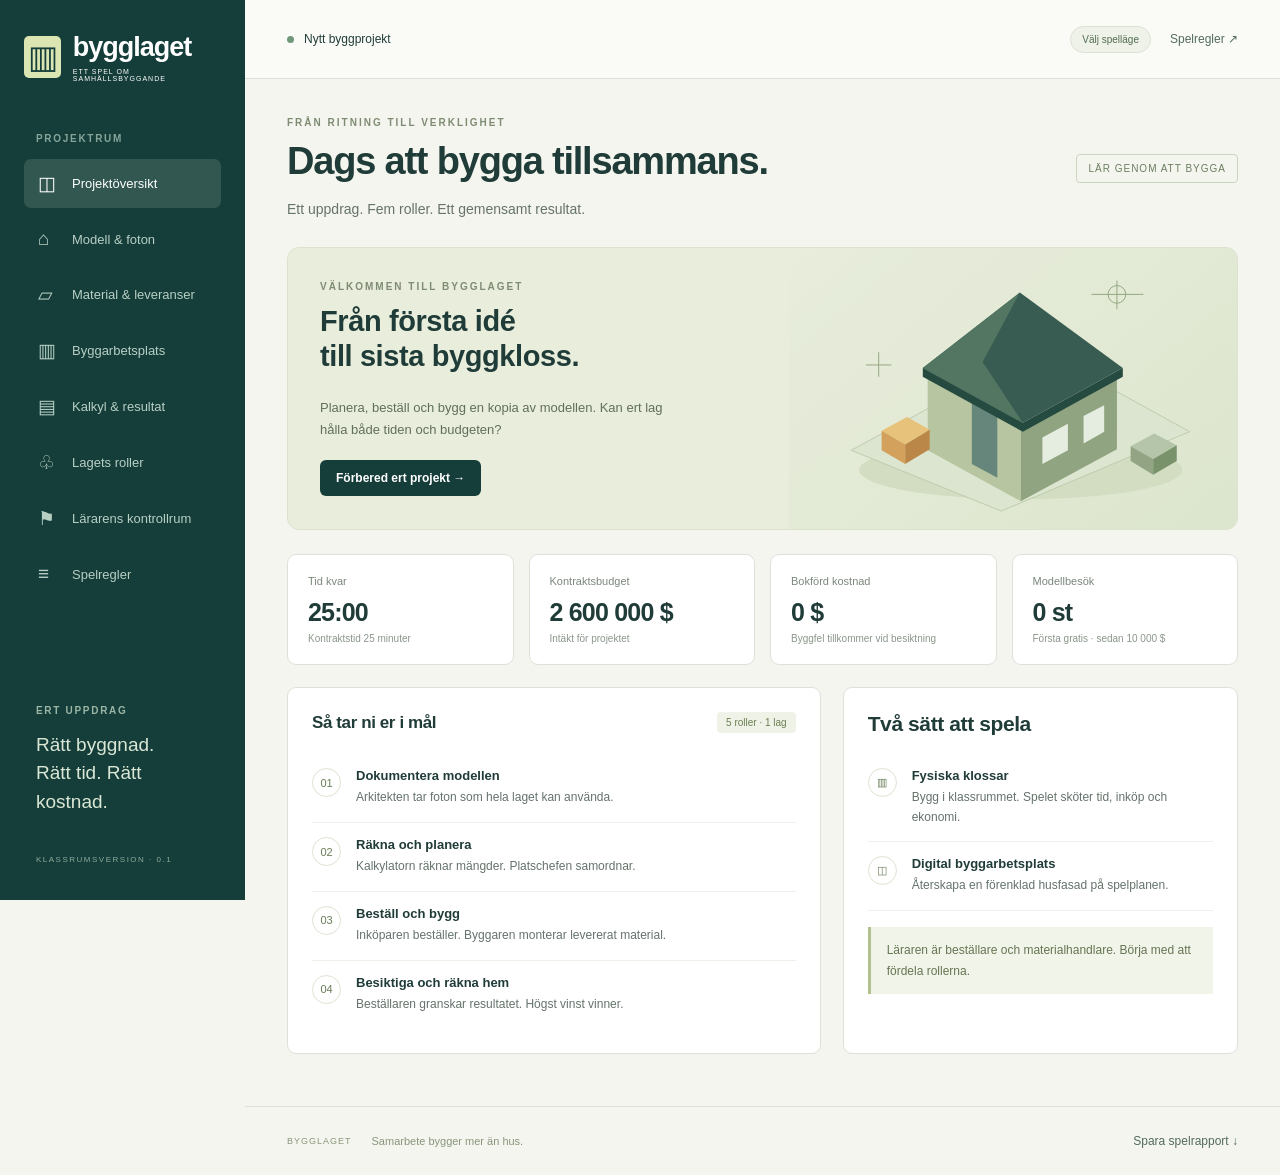
<file: app/index.html>
<!doctype html>
<html lang="sv">
<head><meta charset="utf-8"><meta name="viewport" content="width=device-width,initial-scale=1"><meta name="theme-color" content="#153e3a"><title>Bygglaget – från ritning till verklighet</title><link rel="stylesheet" href="style.css"><script defer src="engine.js"></script><script defer src="app.js"></script><link rel="stylesheet" href="classroom.css"><script defer src="notifications.js"></script><script defer src="room-client.js"></script></head>
<body>
<div class="shell">
<aside class="sidebar"><a class="brand" href="#overview"><span class="brandmark">▥</span><span>bygglaget<span class="brand-sub">ETT SPEL OM SAMHÄLLSBYGGANDE</span></span></a><div class="sidebar-label">PROJEKTRUM</div><nav id="nav" aria-label="Huvudmeny"></nav><div class="sidebar-bottom"><div class="tiny-label">ERT UPPDRAG</div><p>Rätt byggnad.<br>Rätt tid. Rätt kostnad.</p><span class="version">KLASSRUMSVERSION · 0.1</span></div></aside>
<div class="main-shell"><header class="topbar"><span><span class="status-dot"></span><span id="project-label">Nytt byggprojekt</span></span><div><span id="mode-label" class="pill">Välj spelläge</span><button class="text-button" id="rules-shortcut">Spelregler ↗</button></div></header><main id="main"></main><footer>BYGGLAGET <span>Samarbete bygger mer än hus.</span><button id="export" class="text-button">Spara spelrapport ↓</button></footer></div>
</div><div id="toast" role="status" aria-live="polite"></div><dialog id="modal"></dialog>
</body></html>
</file>
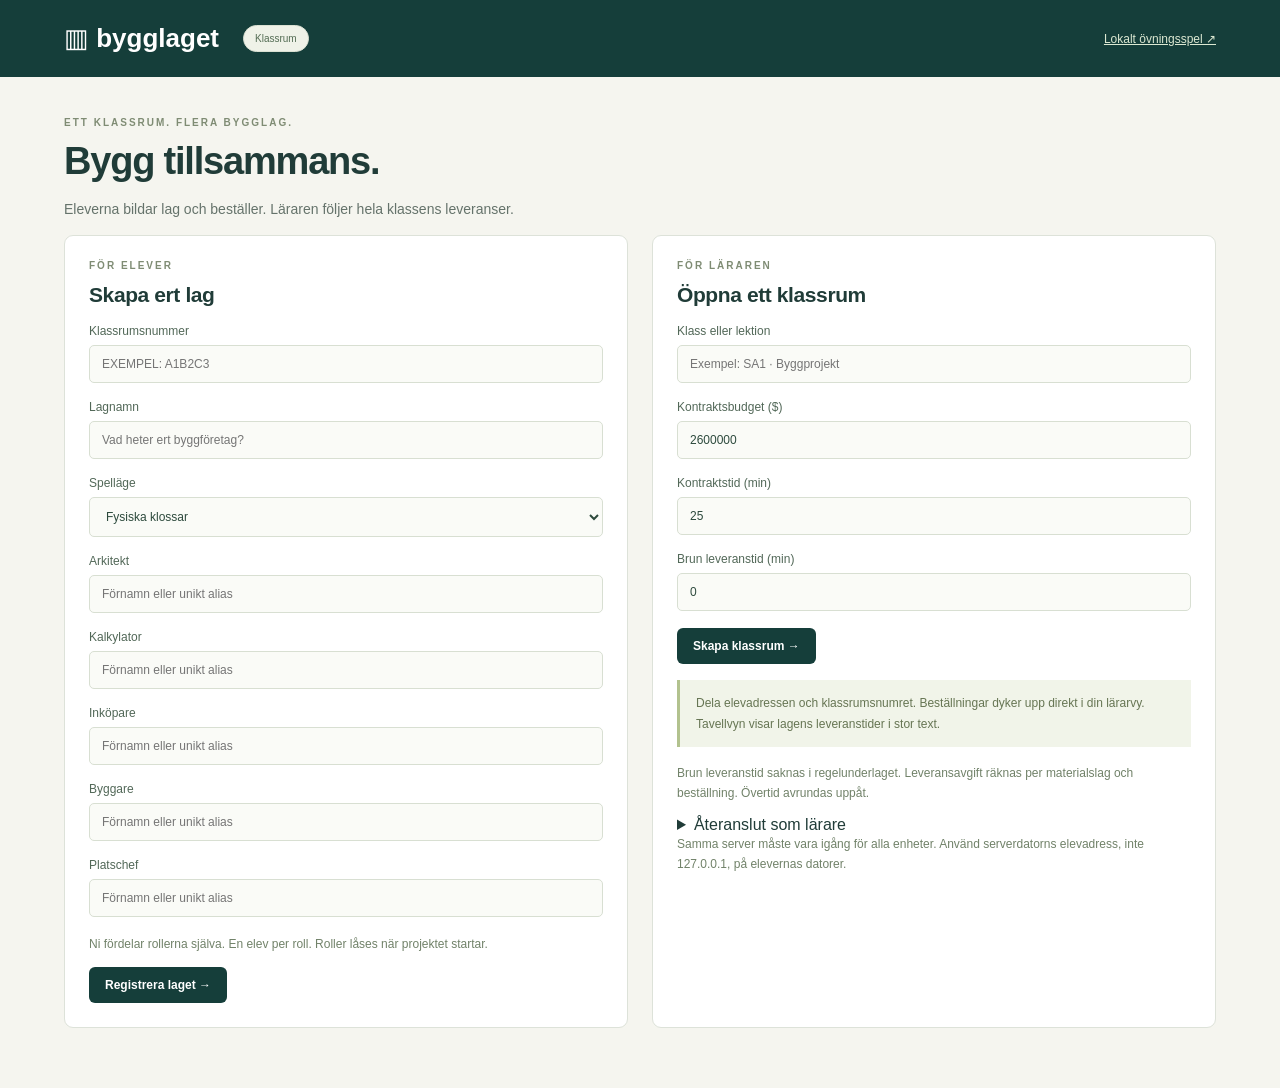
<file: app/classroom.html>
<!doctype html><html lang="sv"><head><meta charset="utf-8"><meta name="viewport" content="width=device-width,initial-scale=1"><title>Bygglaget – klassrum</title><link rel="stylesheet" href="style.css"><link rel="stylesheet" href="classroom.css"><script defer src="engine.js"></script><script defer src="notifications.js"></script><script defer src="classroom.js"></script></head><body><header class="room-header"><a href="/" class="room-brand">▥ bygglaget</a><span id="connection" class="pill">Ansluter…</span><a href="/index.html" class="text-button">Lokalt övningsspel ↗</a></header><main id="room-main"></main><div id="toast" role="status" aria-live="polite"></div></body></html>
</file>
<file: app/style.css>
:root{font-family:Segoe UI,Arial,sans-serif;color:#203c38;background:#f5f5ef;font-synthesis:none;--green:#153e3a;--muted:#73817b;--line:#dde2d9;--orange:#d69a48}*{box-sizing:border-box}body{margin:0}button,input,select,textarea{font:inherit}button,a,input,select,textarea{outline-offset:4px}button{cursor:pointer}button:disabled{opacity:.4;cursor:not-allowed}a{color:inherit}button{border:0}h1,h2,h3,p{margin-top:0}h1{font-size:38px;letter-spacing:-1.2px;line-height:1.15;font-weight:650;margin-bottom:14px}h2{font-size:21px;font-weight:650;letter-spacing:-.4px}h3{font-size:16px}p{line-height:1.65;color:#65736b;font-size:14px}.shell{display:flex;min-height:100vh}.sidebar{width:245px;flex-shrink:0;background:var(--green);color:#fff;padding:32px 24px;display:flex;flex-direction:column;position:fixed;inset:0 auto 0 0}.brand{display:flex;align-items:center;gap:12px;text-decoration:none;font-size:27px;font-weight:650;letter-spacing:-1px}.brandmark{background:#dbe6b2;color:var(--green);display:grid;place-items:center;width:38px;height:42px;font-size:32px;border-radius:5px}.brand-sub{display:block;font-size:7px;letter-spacing:1px;font-weight:500;margin-top:5px}.sidebar-label,.tiny-label{font-size:10px;letter-spacing:1.7px;font-weight:650}.sidebar-label{color:#86a59a;margin:51px 12px 15px}nav{display:grid;gap:7px}nav button{display:flex;align-items:center;gap:12px;color:#b8cfc4;background:transparent;border-radius:7px;padding:13px 14px;text-align:left;font-size:13px}nav button.active{background:#315750;color:#fff}nav button:hover{background:#284f49}.nav-icon{font-size:19px;width:22px}.sidebar-bottom{margin-top:auto;padding:55px 12px 2px}.tiny-label{color:#9bb5a5}.sidebar-bottom p{color:#dbe7d5;margin:15px 0 32px;font-size:19px;line-height:1.5}.version{font-size:8px;letter-spacing:1.5px;color:#8eaa9b}.main-shell{margin-left:245px;width:calc(100% - 245px)}.topbar{height:79px;border-bottom:1px solid var(--line);display:flex;align-items:center;justify-content:space-between;padding:0 42px;background:#fafbf7;font-size:12px}.topbar>div{display:flex;align-items:center;gap:19px}.status-dot{display:inline-block;width:7px;height:7px;background:#70977a;border-radius:50%;margin-right:10px}.pill{font-size:10px;border:1px solid #dbe1d3;border-radius:30px;padding:7px 11px;background:#eff2e8;color:#536c53}.text-button{background:none;color:#526b5f;padding:7px 0;font-size:12px}main{max-width:1360px;margin:auto;padding:38px 42px 32px;min-height:calc(100vh - 145px)}.eyebrow{color:#7f8c74;font-size:10px;letter-spacing:2px;font-weight:700;margin-bottom:12px}.page-title{display:flex;justify-content:space-between;gap:20px;align-items:center;margin-bottom:26px}.page-title p{margin:0}.project-tag{font-size:10px;border:1px solid #cbd6c2;letter-spacing:1px;border-radius:4px;padding:8px 11px;color:#6b7f60}.hero{border-radius:12px;background:#e8eddc;display:grid;grid-template-columns:1.12fr 1fr;overflow:hidden;min-height:246px;margin-bottom:24px;border:1px solid #dbe3cf}.hero-copy{padding:33px 32px;position:relative;z-index:1}.hero-copy h2{font-size:29px;line-height:1.2;max-width:370px;font-weight:600}.hero-copy p{max-width:360px;font-size:13px;color:#617058;margin-bottom:20px}.primary,.secondary,.danger{border-radius:6px;padding:11px 16px;font-size:12px;font-weight:600;display:inline-flex;align-items:center;gap:10px;justify-content:center}.primary{background:var(--green);color:#fff}.secondary{background:#fff;border:1px solid #d6ded0;color:#335344}.danger{color:#9b4432;background:#f8eae3;border:1px solid #eed7cb}.primary:hover{background:#295950}.hero-art{position:relative;display:flex;align-items:center;justify-content:center;background:linear-gradient(140deg,transparent,#dce5cd)}.hero-art svg{width:100%;max-width:400px;height:250px}.stats{display:grid;grid-template-columns:repeat(4,1fr);gap:15px;margin:22px 0}.stat{padding:20px;border:1px solid var(--line);background:#fff;border-radius:9px;position:relative}.stat-label{font-size:11px;color:#7a877c}.stat-value{font-size:25px;font-weight:600;letter-spacing:-.8px;margin-top:11px;font-variant-numeric:tabular-nums}.stat-note{font-size:10px;color:#8b968b;margin-top:6px}.stat-icon{position:absolute;right:17px;top:15px;font-size:20px;color:#899e7a}.two-col{display:grid;grid-template-columns:1.35fr 1fr;gap:22px}.panel{border:1px solid var(--line);border-radius:9px;background:#fff;padding:24px;margin-bottom:20px}.panel-head{display:flex;justify-content:space-between;align-items:center;gap:12px;margin-bottom:21px}.panel-head h2{font-size:17px;margin:0}.step{display:flex;gap:15px;padding:14px 0;border-bottom:1px solid #eef0e9}.step:last-child{border:0}.step-num{width:29px;height:29px;border:1px solid #dbe4d1;border-radius:50%;display:grid;place-items:center;color:#697d57;font-size:11px;flex-shrink:0}.step h3{margin:0 0 5px;font-size:13px}.step p{font-size:12px;margin:0}.muted{color:var(--muted);font-size:12px}.note{background:#f1f4e9;border-left:3px solid #b2c28e;padding:13px 16px;color:#667553;font-size:12px;line-height:1.7;margin:16px 0}.note.warn{background:#fcf3e7;border-color:#d7ab66;color:#94632f}.field{display:grid;gap:7px;font-size:12px;color:#526858;margin-bottom:17px}.field input,.field select,.field textarea{border:1px solid #d8dfd2;background:#fafbf7;border-radius:5px;padding:11px 12px;color:#2d4a3d;min-width:0}.field textarea{min-height:100px;resize:vertical}.field-row{display:grid;grid-template-columns:1fr 1fr;gap:16px}.mode-options{display:grid;grid-template-columns:1fr 1fr;gap:16px;margin-bottom:24px}.mode-card{border:1px solid #dce1d5;border-radius:8px;background:#fafbf6;padding:22px;text-align:left;color:#244b3e}.mode-card.selected{border:2px solid #476d4e;background:#eef3e4;padding:21px}.mode-card strong{display:block;margin:12px 0 8px}.mode-card span{display:block;font-size:12px;line-height:1.65;color:#76816c}.mode-icon{font-size:25px}.role-bar{display:flex;align-items:center;gap:11px;flex-wrap:wrap;background:#eaf0e1;padding:12px 17px;border-radius:7px;margin-bottom:22px;font-size:12px}.role-bar select{background:#fff;border:1px solid #cdd9c1;padding:7px 12px;border-radius:5px;color:#345039}.role-hint{margin-left:auto;font-size:11px;color:#69805e}.role-grid{display:grid;grid-template-columns:repeat(3,1fr);gap:18px}.role-card{border:1px solid var(--line);padding:23px;border-radius:9px;background:#fff}.role-card .role-icon{font-size:29px;color:#769365;margin-bottom:19px}.role-card h2{font-size:17px}.role-card p{font-size:12px;min-height:62px}.badge{font-size:10px;background:#eff3e7;padding:5px 9px;border-radius:4px;color:#6a7e53}.table-wrap{overflow:auto}table{width:100%;border-collapse:collapse;font-size:12px;text-align:left}th{font-weight:500;color:#89927f;font-size:10px;text-transform:uppercase;letter-spacing:.5px;padding:13px 9px;border-bottom:1px solid var(--line)}td{padding:13px 9px;border-bottom:1px solid #eef0e9}tr:last-child td{border-bottom:0}.swatch{display:inline-block;width:16px;height:16px;vertical-align:middle;border-radius:4px;margin-right:9px;border:1px solid #0001}.qty{width:68px;border:1px solid #d4ddcc;border-radius:4px;padding:7px;background:#fafcf6}.order-summary{display:flex;justify-content:space-between;align-items:center;gap:16px;border-top:1px solid var(--line);padding-top:18px;margin-top:15px}.amount{font-size:23px;letter-spacing:-.6px}.delivery{padding:16px 0;border-bottom:1px solid #e9eee2;font-size:12px;display:flex;align-items:center;justify-content:space-between;gap:15px}.delivery strong{font-weight:600}.delivery small{display:block;color:#859079;margin-top:5px}.arrival{font-size:11px;color:#9c7635;background:#faf0de;padding:7px 10px;border-radius:5px}.arrival.ready{background:#eaf1e1;color:#5c7b49}.empty{text-align:center;padding:30px;color:#899581;font-size:13px;line-height:1.7}.board-wrap{background:#f0f3e9;padding:24px;border-radius:8px;position:relative}.board{display:grid;grid-template-columns:repeat(8,1fr);gap:4px;max-width:560px;margin:auto}.cell{aspect-ratio:1.3;border:1px dashed #cbd6bc;border-radius:3px;background:#e7eddd;padding:0;position:relative;min-width:0}.cell.filled{border:1px solid #0002;background:var(--brick);box-shadow:inset 0 -6px #0002,inset 0 2px #fff5}.cell.filled:before{content:'';display:block;position:absolute;width:15%;height:13%;border-radius:50%;background:#fff4;top:13%;left:20%;box-shadow:19px 0 #fff4}.cell.window:after{content:'⊞';position:absolute;inset:0;display:grid;place-items:center;font-size:28px;color:#effbff}.cell.door:after{content:'•';position:absolute;right:20%;bottom:30%;color:#f1dd9d}.cell.roof{clip-path:polygon(0 12%,100% 0,100% 100%,0 100%)}.ground{height:9px;background:#93a97d;max-width:560px;margin:7px auto 0;border-radius:0 0 3px 3px}.palette{display:flex;flex-wrap:wrap;gap:8px;margin:17px 0}.material-btn{padding:9px 11px;border:1px solid #dbe1d2;border-radius:5px;background:#fff;font-size:11px;color:#36533e;display:flex;align-items:center;gap:5px}.material-btn.active{outline:2px solid #6e8d56;background:#f0f4e8}.material-btn .swatch{margin:0;width:13px;height:13px}.build-tip{font-size:11px;color:#8a967d;margin:8px 0}.photo{border:6px solid #fff;box-shadow:0 2px 10px #243b3012;background:#edf1e3;border-radius:3px;padding:15px;margin:20px 0}.photo-caption{font-size:10px;color:#728163;text-align:center;margin-top:13px}.ledger{display:grid;gap:0}.ledger-row{display:flex;justify-content:space-between;gap:20px;padding:14px 0;border-bottom:1px solid #edf0e6;font-size:13px}.ledger-row.total{font-size:18px;font-weight:600;border-top:2px solid #c9d6bc;margin-top:8px}.profit{color:#537b36}.loss{color:#b34a3d}.event-item{border-bottom:1px solid #edf0e6;padding:12px 0;font-size:12px;line-height:1.5}.event-time{font-variant-numeric:tabular-nums;color:#95a186;font-size:10px;margin-right:10px}.tabs{display:flex;gap:10px;margin:15px 0}.actions{display:flex;gap:10px;flex-wrap:wrap}.blocker{background:#f9e9df;border:1px solid #ecd5c3;padding:17px;border-radius:8px;color:#a35b32;font-size:13px;margin-bottom:20px}.inline-check{display:flex;gap:10px;align-items:flex-start;font-size:12px;color:#6a795f;line-height:1.6;margin:20px 0}.rules-list{padding-left:20px;color:#65765c;font-size:13px;line-height:1.9}.rules-list li{margin-bottom:8px}footer{padding:20px 42px;display:flex;gap:20px;align-items:center;border-top:1px solid var(--line);font-size:9px;letter-spacing:1px;color:#88967b}footer span{letter-spacing:0;font-size:11px}footer button{margin-left:auto}dialog{border:1px solid #d1dbc6;border-radius:12px;max-width:690px;width:calc(100% - 32px);padding:30px;color:#244c3d;box-shadow:0 25px 100px #12291f30}dialog::backdrop{background:#14352de0}dialog .board-wrap{margin:20px 0}#toast{position:fixed;right:25px;bottom:25px;max-width:450px;background:#234d3e;color:#fff;padding:14px 20px;border-radius:8px;box-shadow:0 5px 20px #0002;font-size:13px;display:none;z-index:10}.sr-only{position:absolute;width:1px;height:1px;padding:0;overflow:hidden;clip:rect(0,0,0,0)}.mini-metric{font-size:11px;color:#819374}.teacher-grid{display:grid;grid-template-columns:1fr 1fr;gap:22px}.big-time{font-size:45px;font-weight:600;font-variant-numeric:tabular-nums;letter-spacing:-2px}.timer-alert{color:#bc6038}.finished-stamp{background:#e8f0db;color:#5e7a42;border:1px solid #d0dfba;padding:12px 17px;border-radius:7px;font-size:12px;margin-bottom:20px}
@media(min-width:1550px){main{padding-top:50px}.hero{min-height:280px}.hero-copy{padding:40px}.hero-art svg{height:280px}}@media(max-width:1100px){.sidebar{width:205px;padding:27px 17px}.main-shell{margin-left:205px;width:calc(100% - 205px)}main{padding:28px 25px}.topbar{padding:0 25px}.hero-copy{padding:26px}.hero-copy h2{font-size:25px}.stats{gap:10px}.stat{padding:16px}.stat-value{font-size:22px}.two-col{grid-template-columns:1fr}.role-grid{grid-template-columns:1fr 1fr}footer{padding:20px 25px}}@media(max-width:720px){.shell{display:block}.sidebar{position:static;width:100%;padding:18px}.brand{font-size:23px}.sidebar-label,.sidebar-bottom{display:none}nav{display:flex;overflow:auto;margin-top:18px;gap:5px}nav button{flex-shrink:0;padding:10px;font-size:11px}.nav-icon{display:none}.main-shell{margin:0;width:100%}.topbar{height:60px;padding:0 18px}.topbar .text-button{display:none}main{padding:25px 18px}h1{font-size:31px}.project-tag{display:none}.hero{grid-template-columns:1fr}.hero-art{display:none}.hero-copy{padding:25px}.stats{grid-template-columns:1fr 1fr}.mode-options,.teacher-grid,.field-row{grid-template-columns:1fr}.role-grid{grid-template-columns:1fr}.panel{padding:19px}.role-hint{display:none}.page-title{align-items:flex-start}.page-title>.actions{max-width:130px}.board-wrap{padding:13px}.order-summary{flex-wrap:wrap}footer{padding:18px;flex-wrap:wrap;gap:10px}footer span{display:none}.stat-icon{display:none}.role-card p{min-height:0}}
@media print{.sidebar,.topbar,footer,.actions,.role-bar,button,#toast{display:none!important}.main-shell{margin:0;width:100%}main{padding:0}.panel{break-inside:avoid}.two-col{display:block}body{background:#fff}.page-title{margin-top:10px}}
</file>
<file: app/classroom.css>
.room-header{display:flex;align-items:center;gap:24px;padding:23px 5vw;background:#153e3a;color:#fff}.room-header .text-button{margin-left:auto;color:#dce8d2}.room-brand{font-size:26px;font-weight:700;text-decoration:none}#room-main{max-width:1400px;padding:40px 5vw;min-height:80vh}.room-forms{display:grid;grid-template-columns:1fr 1fr;gap:24px}.room-code{font-size:48px;font-weight:700;letter-spacing:8px;color:#153e3a;margin:12px 0}.room-links{display:flex;gap:12px;flex-wrap:wrap;margin:20px 0}.room-links a{display:inline-flex;text-decoration:none}.team-summary{display:grid;grid-template-columns:repeat(auto-fit,minmax(240px,1fr));gap:16px;margin-bottom:24px}.team-summary article{margin:0}.team-summary h3{font-size:20px;margin:0 0 8px}.team-members{font-size:12px;line-height:1.8;color:#687b60}.room-error{color:#a63b30;line-height:1.6}.live-dot{display:inline-block;background:#76ad58;width:8px;height:8px;border-radius:50%;margin-right:7px}.board-mode{background:#132f2c;color:#edf3df}.board-mode .room-header{background:#102824}.board-mode #room-main{max-width:none}.board-mode h1{font-size:45px}.board-mode p{color:#b3c7b5}.board-mode .room-code{color:#d7e6ae}.board-mode .panel{background:#1d4038;border-color:#36594a}.board-mode th{font-size:14px;color:#aac2a4}.board-mode td{font-size:22px;padding:22px 12px;border-color:#36594a}.countdown{font-size:31px;font-weight:650;font-variant-numeric:tabular-nums;white-space:nowrap}.board-mode .arrival{font-size:18px}.board-mode .empty{font-size:22px;color:#afc3a4}.board-filter{display:flex;align-items:center;gap:12px;font-size:14px;margin:20px 0}.board-filter select{padding:9px;border-radius:5px}.room-note{font-size:12px;line-height:1.7;color:#718269}.room-login{max-width:600px;margin:auto}.sync-banner{position:sticky;top:0;z-index:8;padding:10px 20px;background:#e7eed8;border-bottom:1px solid #bdcfac;font-size:12px;display:flex;justify-content:space-between;align-items:center}.sync-banner a{margin-left:15px}.sync-banner.offline{background:#fde7cd;color:#8c4e20}.board-mode footer{display:none}@media(max-width:750px){.room-forms{grid-template-columns:1fr}.room-header{flex-wrap:wrap;padding:18px}.room-header .text-button{display:none}#room-main{padding:25px 18px}.room-code{font-size:38px}.board-mode h1{font-size:29px}.board-mode td{font-size:15px}.countdown{font-size:22px}}
.board-mode{min-height:100vh}.board-mode .muted{color:#b9cdb4}
.notice-tools{position:fixed;right:22px;bottom:20px;z-index:35;display:flex;gap:8px}.notice-tools .secondary{box-shadow:0 3px 16px #102c2420;font-size:11px}.notice-count{background:#c85a41;color:white;border-radius:12px;padding:2px 6px;font-size:11px}.notice-history{position:fixed;right:22px;bottom:76px;width:360px;max-width:calc(100vw - 32px);max-height:65vh;overflow:auto;z-index:36;background:#fff;border:1px solid #d5dfca;border-radius:9px;padding:20px;box-shadow:0 5px 30px #12382b30}.notice-history[hidden]{display:none}.notice-entry{border-bottom:1px solid #e1e6dc;padding-bottom:13px;font-size:12px;color:#325440}.notice-entry strong,.notice-entry span,.notice-entry small{display:block}.notice-entry small{margin-top:6px;color:#88977a}.notice-stack{position:fixed;right:22px;top:95px;z-index:40;width:360px;max-width:calc(100vw - 32px);display:grid;gap:12px;max-height:65vh;overflow:auto}.notice-pop{position:relative;background:#153e3a;color:#fff;border-left:5px solid #c8de93;box-shadow:0 5px 25px #163e302b;border-radius:8px;padding:20px 40px 15px 20px}.notice-pop p{margin:8px 0 0;color:#e2ecd4;font-size:13px}.notice-pop button{position:absolute;right:10px;top:9px;background:none;color:white;font-size:23px}.board-mode .notice-tools{display:none}@media(max-width:720px){.notice-tools{right:12px;bottom:12px}.notice-tools .notice-permission{display:none}.notice-stack{right:12px;top:18px}.notice-history{right:12px}}
</file>
